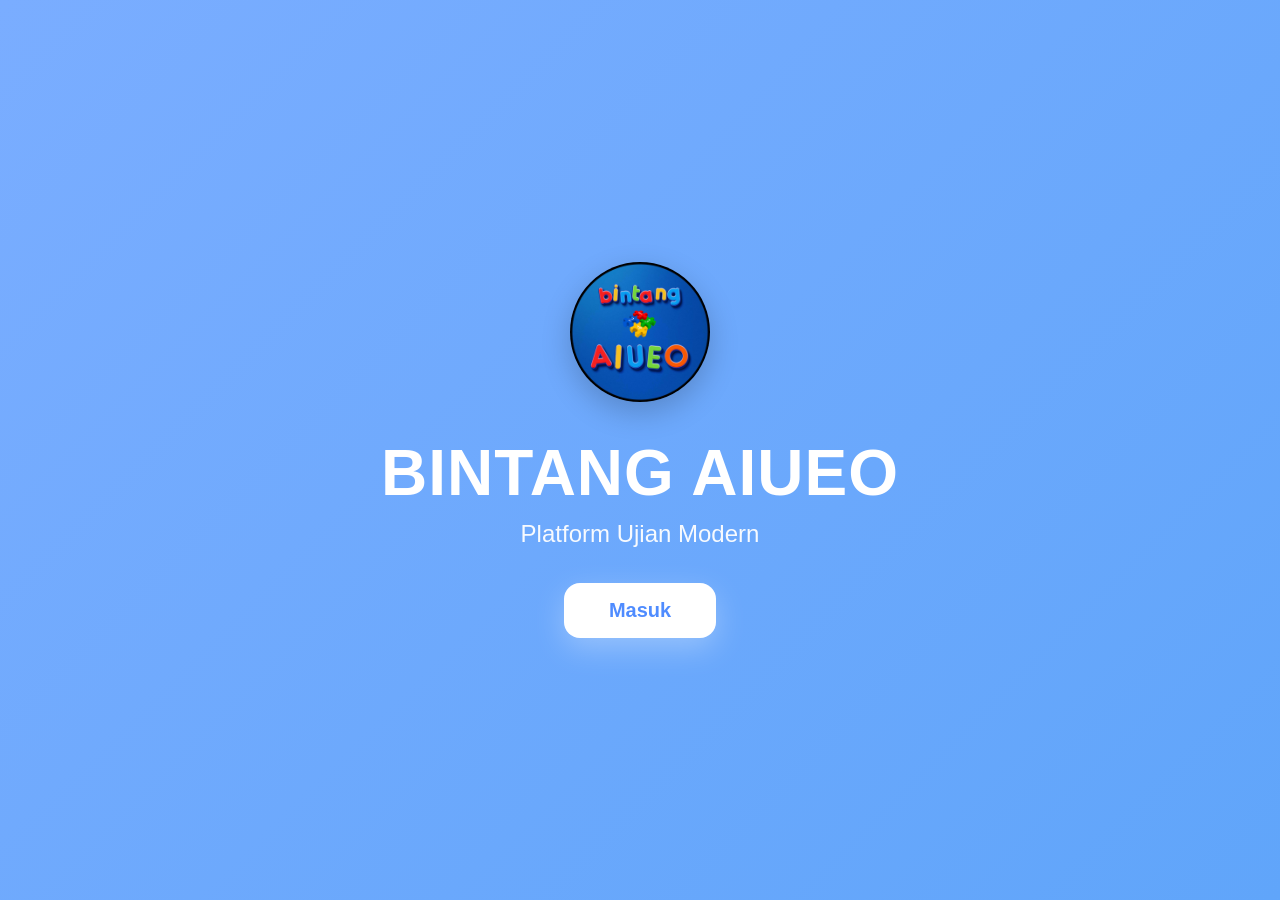
<file: index.html>
<!DOCTYPE html>
<html lang="id">

<head>

<meta charset="UTF-8">

<meta name="viewport" content="width=device-width, initial-scale=1.0">

<title>BINTANG AIUEO</title>

<link rel="stylesheet" href="style.css">

<link rel="icon" type="image/png" href="logo.jpg">

</head>

<body>

<div class="container">

<img
src="logo.jpg"
alt="Logo BINTANG AIUEO"
class="logo-img">

<h1>BINTANG AIUEO</h1>

<p>Platform Ujian Modern</p>

<button onclick="window.location.href='login.html'">
Masuk
</button>

</div>

</body>
</html>
</file>
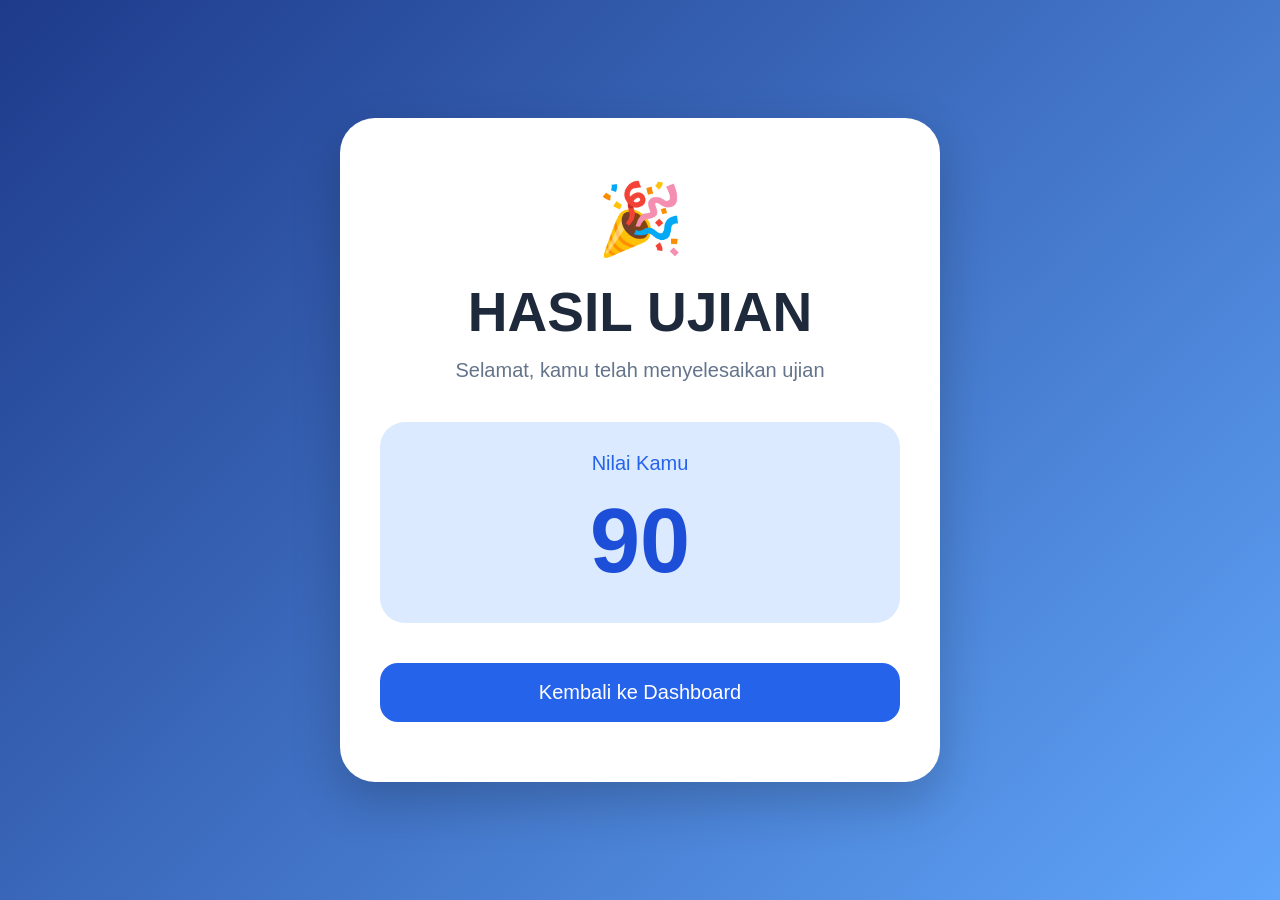
<file: hasil.html>
<!DOCTYPE html>
<html>

<head>
  <title>Hasil Ujian</title>

  <link rel="stylesheet" href="hasil.css">
</head>

<body>

<div class="result-box">

  <div class="emoji">
    🎉
  </div>

  <h1>
    HASIL UJIAN
  </h1>

  <p class="subtitle">
    Selamat, kamu telah menyelesaikan ujian
  </p>

  <div class="score-box">

    <span>Nilai Kamu</span>

    <h2>
      90
    </h2>

  </div>

  <button
  onclick="window.location.href='dashboard.html'">

    Kembali ke Dashboard

  </button>

</div>

</body>
</html>
</file>
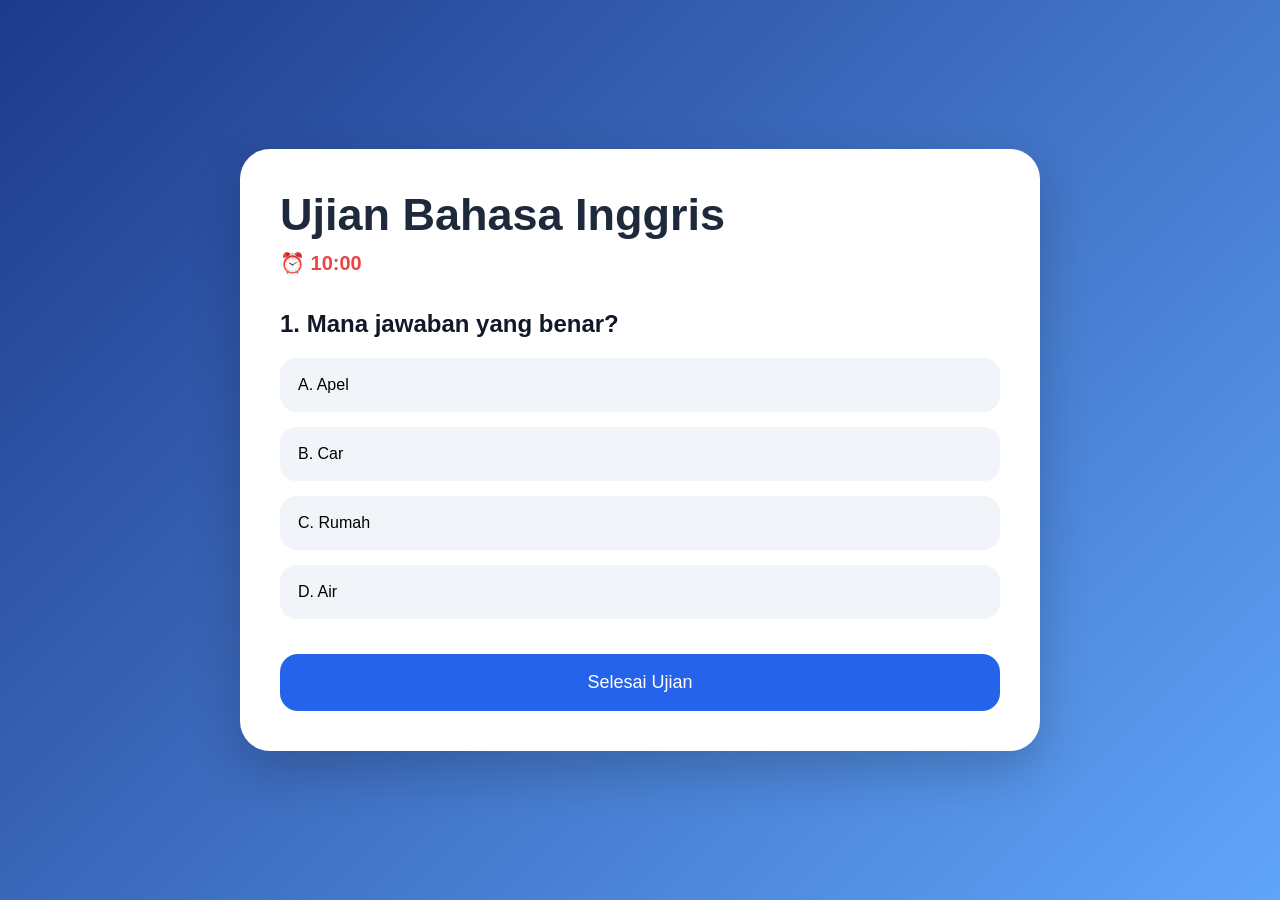
<file: ujian.html>
<!DOCTYPE html>
<html>

<head>
  <title>Ujian</title>

  <link rel="stylesheet" href="ujian.css">
</head>

<body>

<div class="exam-box">

  <h1 class="exam-title">
    Ujian Bahasa Inggris
  </h1>

  <div class="timer" id="timer">
    ⏰ 10:00
  </div>

  <div class="question">

    <h2>
      1. Mana jawaban yang benar?
    </h2>

    <div class="option" onclick="checkAnswer(this,false)">
      A. Apel
    </div>

    <div class="option" onclick="checkAnswer(this,true)">
      B. Car
    </div>

    <div class="option" onclick="checkAnswer(this,false)">
      C. Rumah
    </div>

    <div class="option" onclick="checkAnswer(this,false)">
      D. Air
    </div>

  </div>

  <button
  class="finish-btn"
  onclick="window.location.href='hasil.html'">

    Selesai Ujian

  </button>

</div>

<script>

// TIMER

let time = 600;

const timer =
document.getElementById("timer");

setInterval(function(){

  let minutes =
  Math.floor(time / 60);

  let seconds =
  time % 60;

  if(seconds < 10){
    seconds = "0" + seconds;
  }

  timer.innerHTML =
  "⏰ " + minutes + ":" + seconds;

  time--;

},1000);


// JAWABAN

function checkAnswer(element,isCorrect){

  const options =
  document.querySelectorAll(".option");

  options.forEach(function(option){

    option.style.pointerEvents =
    "none";

  });

  if(isCorrect){

    element.style.background =
    "#22c55e";

    element.style.color =
    "white";

  }else{

    element.style.background =
    "#ef4444";

    element.style.color =
    "white";

  }

}

</script>

</body>
</html>
</file>
<file: style.css>
*{
  margin:0;
  padding:0;
  box-sizing:border-box;
}

body{
  min-height:100vh;

  display:flex;
  justify-content:center;
  align-items:center;

  font-family:Arial,sans-serif;

  background:linear-gradient(
    135deg,
    #7aadff,
    #60a5fa
  );

  overflow-x:hidden;
}

/* =========================
   CONTAINER
========================= */

.container{

  width:100%;
  max-width:700px;

  text-align:center;

  color:white;

  animation:fadeUp 1s ease;
}

/* =========================
   LOGO
========================= */

.container img{

  width:140px;
  height:140px;

  object-fit:cover;

  border-radius:50%;

  margin-bottom:30px;

  box-shadow:
  0 10px 30px rgba(0,0,0,.2);
}

/* =========================
   TITLE
========================= */

.container h1{

  font-size:64px;

  font-weight:bold;

  margin-bottom:10px;

  letter-spacing:1px;
}

/* =========================
   SUBTITLE
========================= */

.container p{

  font-size:24px;

  margin-bottom:35px;

  opacity:.95;
}

/* =========================
   BUTTON
========================= */

.container button{

  padding:16px 45px;

  border:none;

  border-radius:16px;

  background:white;

  color:#4f8cff;

  font-size:20px;

  font-weight:bold;

  cursor:pointer;

  transition:.3s;

  box-shadow:
  0 10px 30px rgba(255,255,255,.3);
}

.container button:hover{

  transform:translateY(-4px);

  background:#f8fafc;
}

/* =========================
   ANIMATION
========================= */

@keyframes fadeUp{

  from{
    opacity:0;
    transform:translateY(40px);
  }

  to{
    opacity:1;
    transform:translateY(0);
  }

}

/* =========================
   TABLET
========================= */

@media(max-width:1024px){

  .container h1{
    font-size:54px;
  }

  .container p{
    font-size:22px;
  }

}

/* =========================
   MOBILE
========================= */

@media(max-width:768px){

  body{

    padding:20px;
  }

  .container img{

    width:110px;
    height:110px;

    margin-bottom:25px;
  }

  .container h1{

    font-size:42px;

    line-height:1.15;

    margin-bottom:12px;
  }

  .container p{

    font-size:18px;

    margin-bottom:28px;
  }

  .container button{

    width:220px;

    padding:15px;

    font-size:18px;
  }

}

/* =========================
   SMALL MOBILE
========================= */

@media(max-width:480px){

  .container img{

    width:95px;
    height:95px;
  }

  .container h1{

    font-size:34px;
  }

  .container p{

    font-size:16px;
  }

  .container button{

    width:200px;

    font-size:16px;
  }

}
</file>
<file: hasil.css>
*{
  margin:0;
  padding:0;
  box-sizing:border-box;
}

body{

  font-family:Arial,sans-serif;

  min-height:100vh;

  display:flex;
  justify-content:center;
  align-items:center;

  background:
  linear-gradient(
  135deg,
  #1e3a8a,
  #60a5fa
  );
}

.result-box{

  width:90%;
  max-width:600px;

  background:white;

  padding:60px 40px;

  border-radius:35px;

  text-align:center;

  box-shadow:
  0 20px 50px rgba(0,0,0,0.2);
}

.emoji{
  font-size:70px;
  margin-bottom:20px;
}

h1{
  font-size:55px;
  color:#1e293b;
  margin-bottom:15px;
}

.subtitle{
  font-size:20px;
  color:#64748b;
  margin-bottom:40px;
}

.score-box{

  background:#dbeafe;

  padding:30px;

  border-radius:25px;

  margin-bottom:40px;
}

.score-box span{

  display:block;

  font-size:20px;

  color:#2563eb;

  margin-bottom:15px;
}

.score-box h2{

  font-size:90px;

  color:#1d4ed8;
}

button{

  width:100%;

  padding:18px;

  border:none;

  border-radius:18px;

  background:#2563eb;

  color:white;

  font-size:20px;

  cursor:pointer;

  transition:0.3s;
}

button:hover{
  background:#1d4ed8;
}
</file>
<file: ujian.css>
*{
  margin:0;
  padding:0;
  box-sizing:border-box;
}

body{
  font-family:Arial,sans-serif;

  background:
  linear-gradient(
  135deg,
  #1e3a8a,
  #60a5fa
  );

  min-height:100vh;

  display:flex;
  justify-content:center;
  align-items:center;

  padding:30px;
}

.exam-box{

  width:100%;
  max-width:800px;

  background:white;

  padding:40px;

  border-radius:30px;

  box-shadow:
  0 20px 50px rgba(0,0,0,0.2);
}

.exam-title{
  font-size:45px;
  margin-bottom:10px;
  color:#1e293b;
}

.timer{
  font-size:20px;
  color:#ef4444;
  margin-bottom:35px;
  font-weight:bold;
}

.question{
  margin-bottom:35px;
}

.question h2{
  margin-bottom:20px;
  color:#111827;
}

.option{

  background:#f1f5f9;

  padding:18px;

  border-radius:16px;

  margin-bottom:15px;

  cursor:pointer;

  transition:0.3s;

  user-select:none;
}

.option:hover{
  background:#dbeafe;
}

.finish-btn{

  width:100%;

  padding:18px;

  border:none;

  border-radius:18px;

  background:#2563eb;

  color:white;

  font-size:18px;

  cursor:pointer;

  transition:0.3s;
}

.finish-btn:hover{
  background:#1d4ed8;
}
</file>
